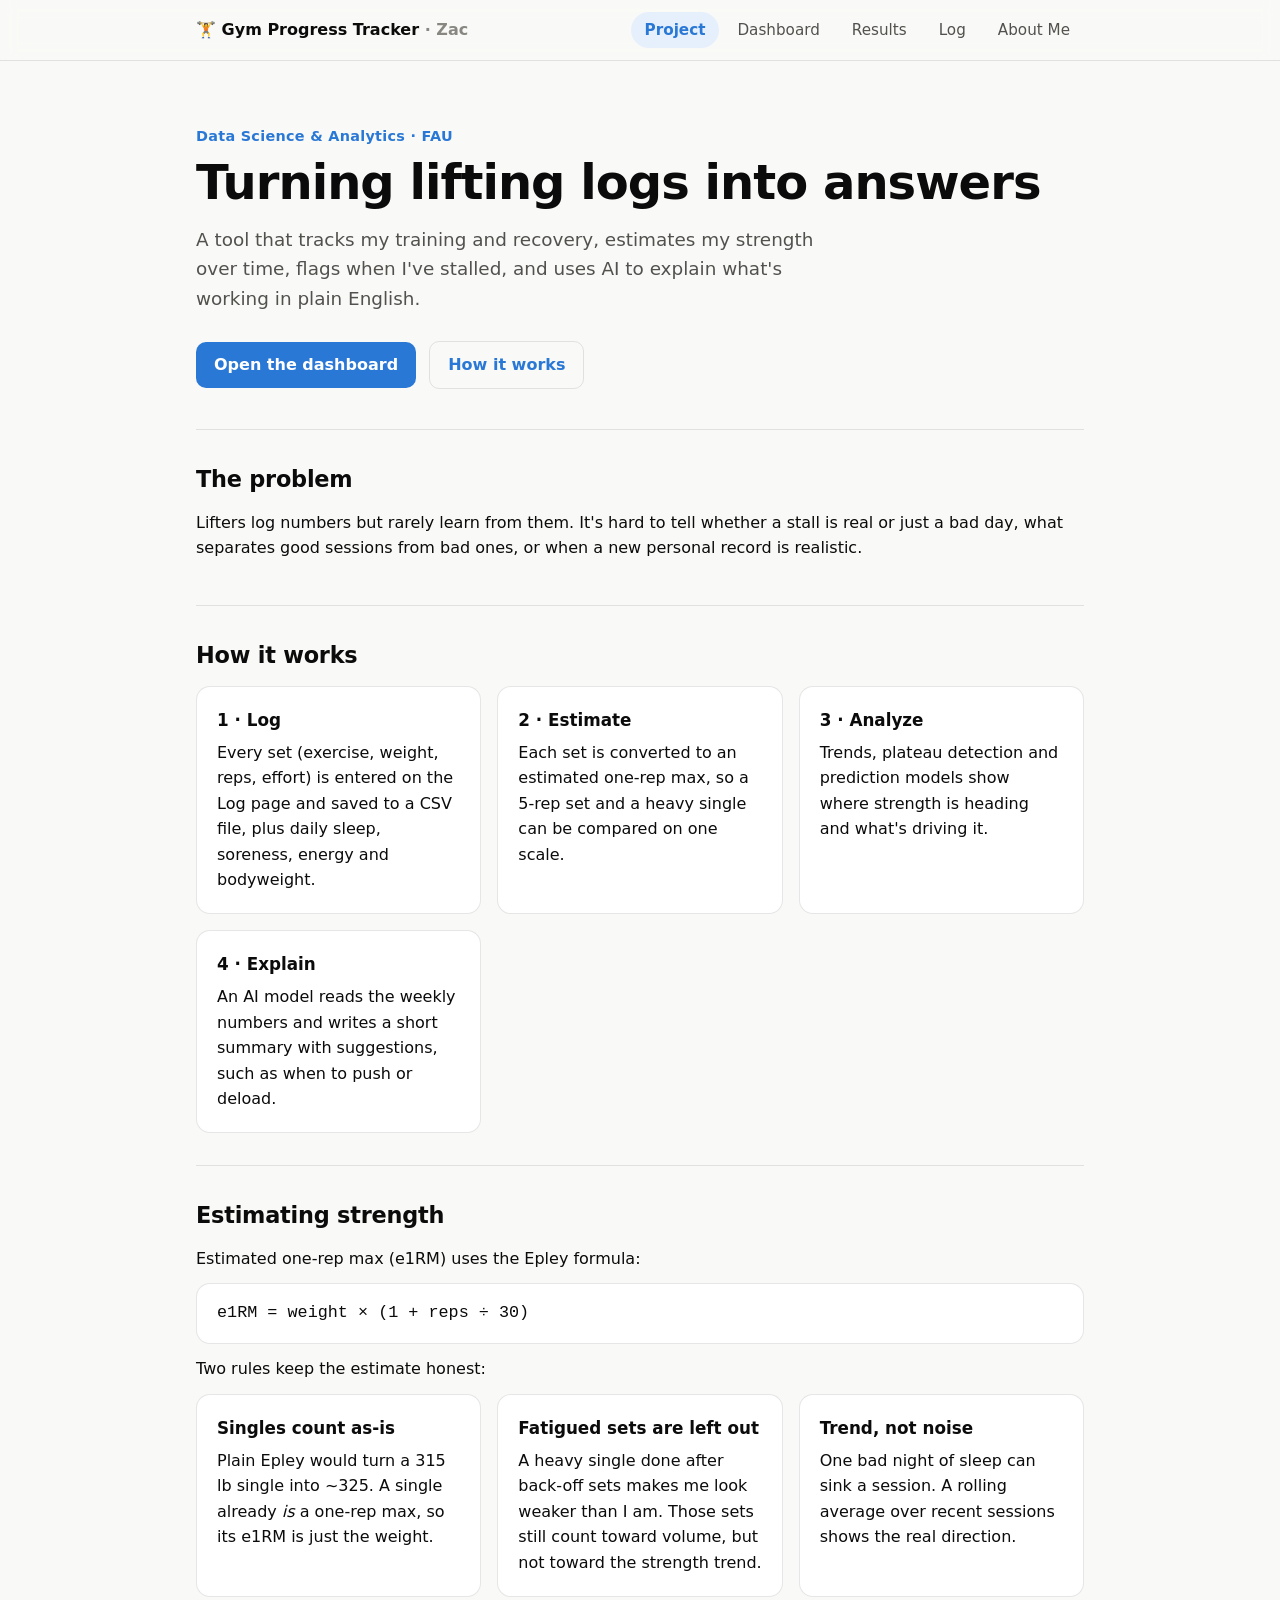
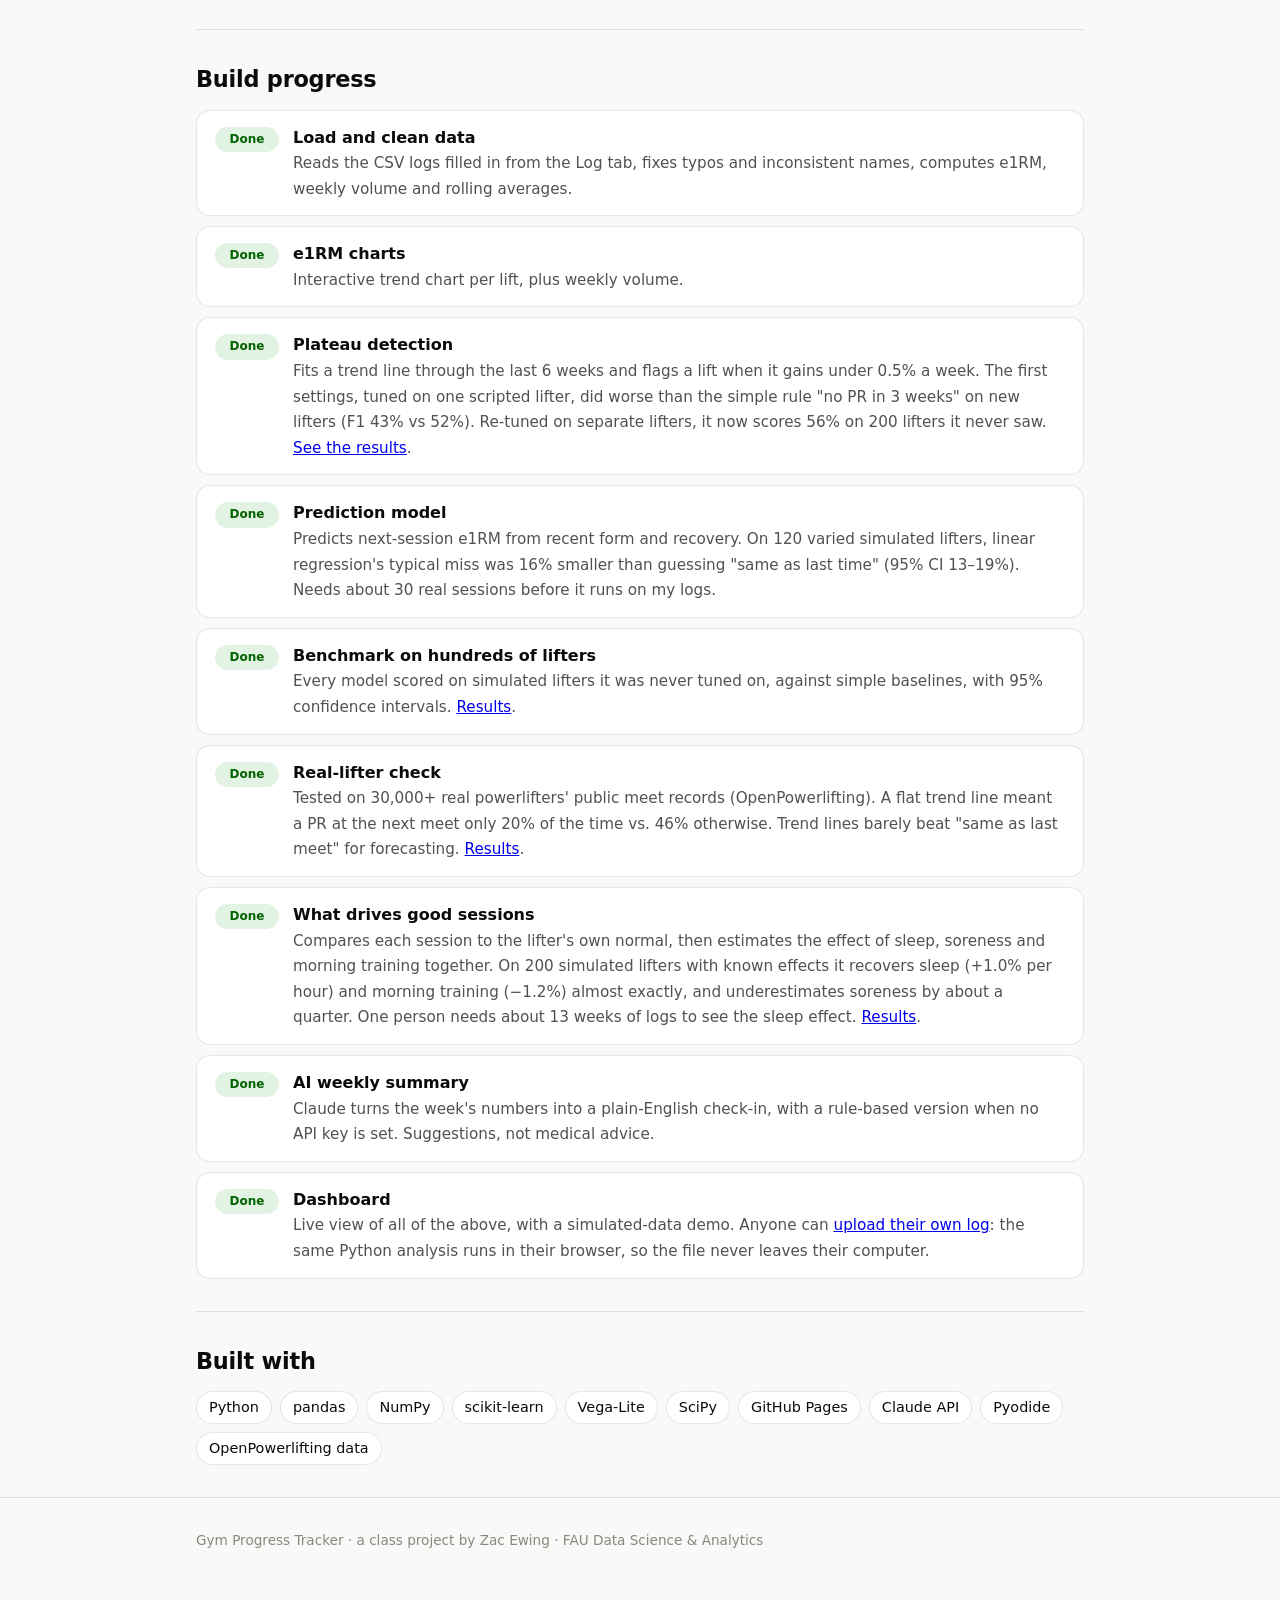
<file: website/index.html>
<!doctype html>
<html lang="en">
<head>
  <meta charset="utf-8">
  <meta name="viewport" content="width=device-width, initial-scale=1">
  <title>Gym Progress Tracker</title>
  <meta name="description" content="An AI-powered gym progress tracker: a Data Science & Analytics project at FAU.">
  <link rel="icon" href="data:image/svg+xml,<svg xmlns=%22http://www.w3.org/2000/svg%22 viewBox=%220 0 100 100%22><text y=%22.9em%22 font-size=%2290%22>🏋️</text></svg>">
  <link rel="stylesheet" href="style.css">
</head>
<body>
  <header>
    <div class="wrap">
      <a class="brand" href="index.html">🏋️ Gym Progress Tracker <span class="muted">· Zac</span></a>
      <nav>
        <a href="index.html" aria-current="page">Project</a>
        <a href="dashboard.html">Dashboard</a>
        <a href="results.html">Results</a>
        <a href="log.html">Log</a>
        <a href="about.html">About Me</a>
      </nav>
    </div>
  </header>

  <main class="wrap">
    <div class="hero">
      <p class="eyebrow">Data Science &amp; Analytics · FAU</p>
      <h1>Turning lifting logs into answers</h1>
      <p class="lede">
        A tool that tracks my training and recovery, estimates my strength over time,
        flags when I've stalled, and uses AI to explain what's working in plain English.
      </p>
      <a class="button" href="dashboard.html">Open the dashboard</a>
      <a class="button secondary" href="#how">How it works</a>
    </div>

    <section>
      <h2>The problem</h2>
      <p>
        Lifters log numbers but rarely learn from them. It's hard to tell whether a stall
        is real or just a bad day, what separates good sessions from bad ones, or when a
        new personal record is realistic.
      </p>
    </section>

    <section id="how">
      <h2>How it works</h2>
      <div class="grid">
        <div class="card">
          <h3>1 · Log</h3>
          <p>Every set (exercise, weight, reps, effort) is entered on the Log page and saved to a CSV file, plus daily sleep, soreness, energy and bodyweight.</p>
        </div>
        <div class="card">
          <h3>2 · Estimate</h3>
          <p>Each set is converted to an estimated one-rep max, so a 5-rep set and a heavy single can be compared on one scale.</p>
        </div>
        <div class="card">
          <h3>3 · Analyze</h3>
          <p>Trends, plateau detection and prediction models show where strength is heading and what's driving it.</p>
        </div>
        <div class="card">
          <h3>4 · Explain</h3>
          <p>An AI model reads the weekly numbers and writes a short summary with suggestions, such as when to push or deload.</p>
        </div>
      </div>
    </section>

    <section>
      <h2>Estimating strength</h2>
      <p>Estimated one-rep max (e1RM) uses the Epley formula:</p>
      <p class="formula">e1RM = weight × (1 + reps ÷ 30)</p>
      <p>Two rules keep the estimate honest:</p>
      <div class="grid">
        <div class="card">
          <h3>Singles count as-is</h3>
          <p>Plain Epley would turn a 315 lb single into ~325. A single already <em>is</em> a one-rep max, so its e1RM is just the weight.</p>
        </div>
        <div class="card">
          <h3>Fatigued sets are left out</h3>
          <p>A heavy single done after back-off sets makes me look weaker than I am. Those sets still count toward volume, but not toward the strength trend.</p>
        </div>
        <div class="card">
          <h3>Trend, not noise</h3>
          <p>One bad night of sleep can sink a session. A rolling average over recent sessions shows the real direction.</p>
        </div>
      </div>
    </section>

    <section>
      <h2>Build progress</h2>
      <ol class="steps">
        <li><span class="badge done">Done</span><div><strong>Load and clean data</strong><span class="desc">Reads the CSV logs filled in from the Log tab, fixes typos and inconsistent names, computes e1RM, weekly volume and rolling averages.</span></div></li>
        <li><span class="badge done">Done</span><div><strong>e1RM charts</strong><span class="desc">Interactive trend chart per lift, plus weekly volume.</span></div></li>
        <li><span class="badge done">Done</span><div><strong>Plateau detection</strong><span class="desc">Fits a trend line through the last 6 weeks and flags a lift when it gains under 0.5% a week. The first settings, tuned on one scripted lifter, did worse than the simple rule "no PR in 3 weeks" on new lifters (F1 43% vs 52%). Re-tuned on separate lifters, it now scores 56% on 200 lifters it never saw. <a href="results.html">See the results</a>.</span></div></li>
        <li><span class="badge done">Done</span><div><strong>Prediction model</strong><span class="desc">Predicts next-session e1RM from recent form and recovery. On 120 varied simulated lifters, linear regression's typical miss was 16% smaller than guessing "same as last time" (95% CI 13–19%). Needs about 30 real sessions before it runs on my logs.</span></div></li>
        <li><span class="badge done">Done</span><div><strong>Benchmark on hundreds of lifters</strong><span class="desc">Every model scored on simulated lifters it was never tuned on, against simple baselines, with 95% confidence intervals. <a href="results.html">Results</a>.</span></div></li>
        <li><span class="badge done">Done</span><div><strong>Real-lifter check</strong><span class="desc">Tested on 30,000+ real powerlifters' public meet records (OpenPowerlifting). A flat trend line meant a PR at the next meet only 20% of the time vs. 46% otherwise. Trend lines barely beat "same as last meet" for forecasting. <a href="results.html">Results</a>.</span></div></li>
        <li><span class="badge done">Done</span><div><strong>What drives good sessions</strong><span class="desc">Compares each session to the lifter's own normal, then estimates the effect of sleep, soreness and morning training together. On 200 simulated lifters with known effects it recovers sleep (+1.0% per hour) and morning training (−1.2%) almost exactly, and underestimates soreness by about a quarter. One person needs about 13 weeks of logs to see the sleep effect. <a href="results.html">Results</a>.</span></div></li>
        <li><span class="badge done">Done</span><div><strong>AI weekly summary</strong><span class="desc">Claude turns the week's numbers into a plain-English check-in, with a rule-based version when no API key is set. Suggestions, not medical advice.</span></div></li>
        <li><span class="badge done">Done</span><div><strong>Dashboard</strong><span class="desc">Live view of all of the above, with a simulated-data demo. Anyone can <a href="dashboard.html">upload their own log</a>: the same Python analysis runs in their browser, so the file never leaves their computer.</span></div></li>
      </ol>
    </section>

    <section>
      <h2>Built with</h2>
      <ul class="chips">
        <li>Python</li><li>pandas</li><li>NumPy</li><li>scikit-learn</li>
        <li>Vega-Lite</li><li>SciPy</li><li>GitHub Pages</li><li>Claude API</li><li>Pyodide</li><li>OpenPowerlifting data</li>
      </ul>
    </section>
  </main>

  <footer>
    <div class="wrap">Gym Progress Tracker · a class project by Zac Ewing · FAU Data Science &amp; Analytics</div>
  </footer>
</body>
</html>
</file>
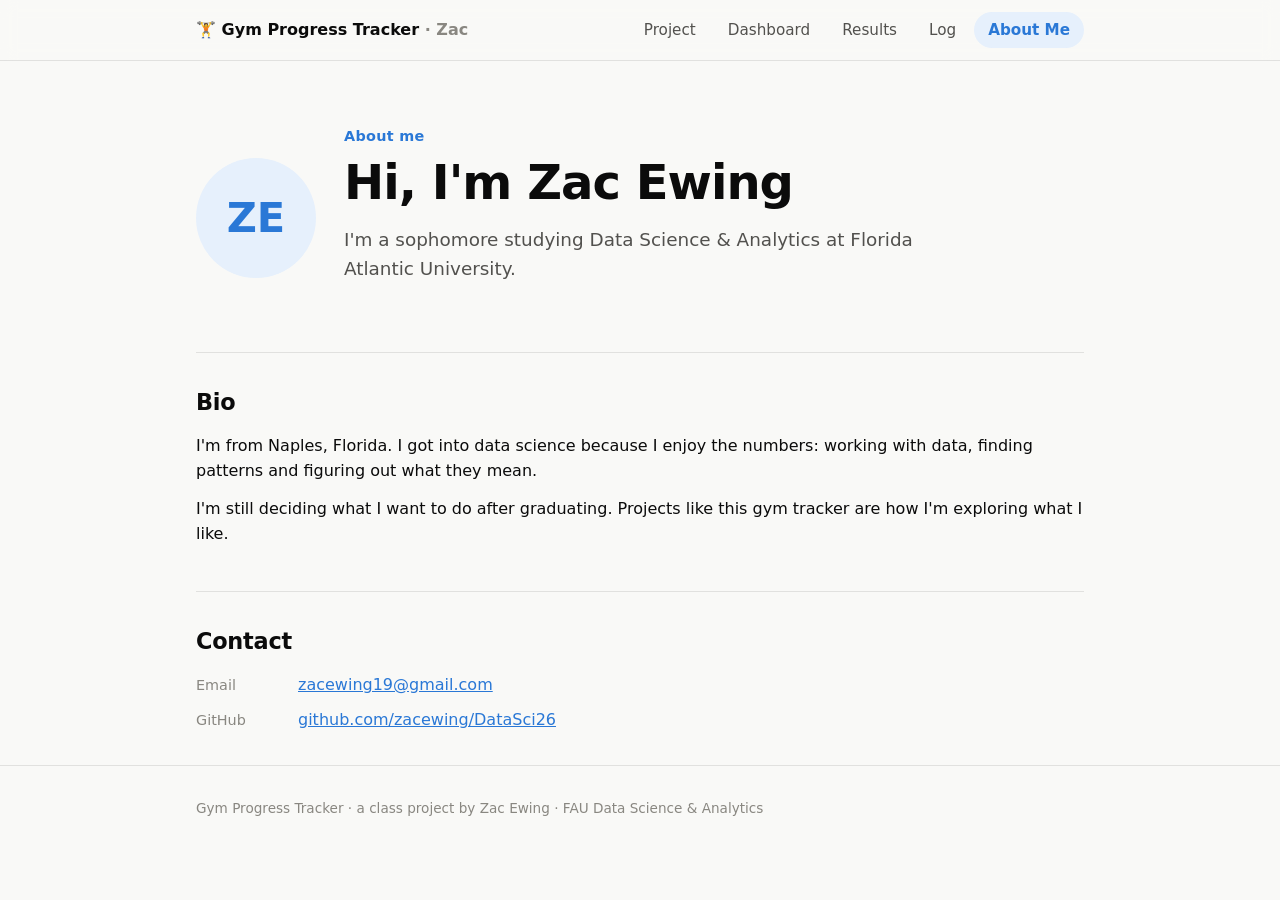
<file: website/about.html>
<!doctype html>
<html lang="en">
<head>
  <meta charset="utf-8">
  <meta name="viewport" content="width=device-width, initial-scale=1">
  <title>About Zac</title>
  <meta name="description" content="About Zac, the student behind the Gym Progress Tracker.">
  <link rel="icon" href="data:image/svg+xml,<svg xmlns=%22http://www.w3.org/2000/svg%22 viewBox=%220 0 100 100%22><text y=%22.9em%22 font-size=%2290%22>🏋️</text></svg>">
  <link rel="stylesheet" href="style.css">
</head>
<body>
  <header>
    <div class="wrap">
      <a class="brand" href="index.html">🏋️ Gym Progress Tracker <span class="muted">· Zac</span></a>
      <nav>
        <a href="index.html">Project</a>
        <a href="dashboard.html">Dashboard</a>
        <a href="results.html">Results</a>
        <a href="log.html">Log</a>
        <a href="about.html" aria-current="page">About Me</a>
      </nav>
    </div>
  </header>

  <main class="wrap">
    <div class="hero profile">
      <div class="avatar" aria-hidden="true">ZE</div>
      <div>
        <p class="eyebrow">About me</p>
        <h1>Hi, I'm Zac Ewing</h1>
        <p class="lede">
          I'm a sophomore studying Data Science &amp; Analytics
          at Florida Atlantic University.
        </p>
      </div>
    </div>

    <section>
      <h2>Bio</h2>
      <p>
        I'm from Naples, Florida. I got into data science because I enjoy the numbers:
        working with data, finding patterns and figuring out what they mean.
      </p>
      <p>
        I'm still deciding what I want to do after graduating. Projects like this
        gym tracker are how I'm exploring what I like.
      </p>
    </section>

    <section>
      <h2>Contact</h2>
      <ul class="links">
        <li><span class="label">Email</span><a href="mailto:zacewing19@gmail.com">zacewing19@gmail.com</a></li>
        <li><span class="label">GitHub</span><a href="https://github.com/zacewing/DataSci26">github.com/zacewing/DataSci26</a></li>
      </ul>
    </section>
  </main>

  <footer>
    <div class="wrap">Gym Progress Tracker · a class project by Zac Ewing · FAU Data Science &amp; Analytics</div>
  </footer>
</body>
</html>
</file>
<file: website/style.css>
/* Shared styles for every page of the project site.
   Colors are defined once as variables, with a dark-mode set below. */
:root {
  --bg: #f9f9f7;
  --surface: #ffffff;
  --text: #0b0b0b;
  --text-2: #52514e;
  --muted: #898781;
  --border: rgba(11, 11, 11, 0.10);
  --accent: #2a78d6;
  --accent-soft: #e6f0fc;
  --done: #006300;
  --done-soft: #e3f3e3;
  --todo-soft: #f0efec;
  --placeholder: #fff3c4;
  --warn: #9a5b00;
  --warn-soft: #fdf1dc;
  --radius: 14px;
  /* Chart colors (validated categorical palette, light-mode steps) */
  --series-1: #2a78d6;
  --series-2: #eb6834;
  --series-3: #1baf7a;
  --grid: #e1e0d9;
  --axis: #c3c2b7;
  color-scheme: light;
}
@media (prefers-color-scheme: dark) {
  :root:not([data-theme="light"]) {
    --bg: #0d0d0d;
    --surface: #1a1a19;
    --text: #f0efec;
    --text-2: #c3c2b7;
    --muted: #898781;
    --border: rgba(255, 255, 255, 0.10);
    --accent: #5598e7;
    --accent-soft: #16263a;
    --done: #0ca30c;
    --done-soft: #142614;
    --todo-soft: #262624;
    --placeholder: #4a3d10;
    --warn: #f0b44c;
    --warn-soft: #3a2a10;
    --series-1: #3987e5;
    --series-2: #d95926;
    --series-3: #199e70;
    --grid: #2c2c2a;
    --axis: #383835;
    color-scheme: dark;
  }
}

* { box-sizing: border-box; }
/* Elements marked hidden stay hidden, even if a class gives them a display style. */
[hidden] { display: none !important; }

body {
  margin: 0;
  background: var(--bg);
  color: var(--text);
  font-family: system-ui, -apple-system, "Segoe UI", sans-serif;
  line-height: 1.6;
}

.wrap { max-width: 920px; margin: 0 auto; padding: 0 16px; }

/* ---------- Top bar with tabs ---------- */
header {
  position: sticky; top: 0; z-index: 10;
  background: color-mix(in srgb, var(--bg) 85%, transparent);
  backdrop-filter: blur(8px);
  border-bottom: 1px solid var(--border);
}
header .wrap { display: flex; align-items: center; justify-content: space-between; gap: 16px; height: 60px; }
.brand { font-weight: 700; color: var(--text); text-decoration: none; white-space: nowrap; }
nav { display: flex; gap: 4px; }
nav a {
  padding: 6px 14px; border-radius: 999px;
  color: var(--text-2); text-decoration: none; font-size: 0.95rem;
}
nav a:hover { background: var(--todo-soft); color: var(--text); }
nav a[aria-current="page"] { background: var(--accent-soft); color: var(--accent); font-weight: 600; }

/* ---------- Page sections ---------- */
.hero { padding: 64px 0 40px; }
.eyebrow { color: var(--accent); font-weight: 600; font-size: 0.9rem; letter-spacing: 0.02em; margin: 0 0 8px; }
h1 { font-size: clamp(2rem, 6vw, 3rem); line-height: 1.1; margin: 0 0 16px; letter-spacing: -0.02em; }
.lede { font-size: 1.15rem; color: var(--text-2); max-width: 640px; margin: 0 0 28px; }
h2 { font-size: 1.4rem; margin: 0 0 12px; letter-spacing: -0.01em; }
h3 { font-size: 1.05rem; margin: 0 0 6px; }
section { padding: 32px 0; border-top: 1px solid var(--border); }
p { margin: 0 0 12px; }
.muted { color: var(--muted); }
code {
  font-family: ui-monospace, "SF Mono", Menlo, monospace; font-size: 0.9em;
  background: var(--todo-soft); padding: 1px 6px; border-radius: 6px;
}

.button {
  display: inline-block; padding: 10px 18px; border-radius: 10px;
  background: var(--accent); color: #fff; text-decoration: none; font-weight: 600;
}
.button.secondary { background: transparent; color: var(--accent); border: 1px solid var(--border); }
.button + .button { margin-left: 8px; }
.note { font-size: 0.85rem; color: var(--muted); margin-top: 10px; }

/* ---------- Cards ---------- */
.grid { display: grid; grid-template-columns: repeat(auto-fit, minmax(240px, 1fr)); gap: 16px; }
.card {
  background: var(--surface); border: 1px solid var(--border);
  border-radius: var(--radius); padding: 20px;
}
.card p:last-child { margin-bottom: 0; }

/* ---------- Build progress list ---------- */
.steps { list-style: none; padding: 0; margin: 0; display: grid; gap: 10px; }
.steps li {
  display: flex; gap: 14px; align-items: flex-start;
  background: var(--surface); border: 1px solid var(--border);
  border-radius: var(--radius); padding: 14px 18px;
}
.badge {
  flex: none; font-size: 0.75rem; font-weight: 700; padding: 3px 10px;
  border-radius: 999px; margin-top: 2px; min-width: 64px; text-align: center;
}
.badge.done { background: var(--done-soft); color: var(--done); }
.badge.todo { background: var(--todo-soft); color: var(--muted); }
.badge.wip { background: var(--accent-soft); color: var(--accent); }
.steps strong { display: block; }
.steps span.desc { color: var(--text-2); font-size: 0.95rem; }

.formula {
  background: var(--surface); border: 1px solid var(--border); border-radius: var(--radius);
  padding: 16px 20px; font-family: ui-monospace, "SF Mono", Menlo, monospace; font-size: 1.05rem;
}

.chips { display: flex; flex-wrap: wrap; gap: 8px; padding: 0; margin: 0; list-style: none; }
.chips li { background: var(--surface); border: 1px solid var(--border); padding: 4px 12px; border-radius: 999px; font-size: 0.9rem; }

/* ---------- About page ---------- */
.profile { display: flex; gap: 28px; align-items: center; flex-wrap: wrap; }
.avatar {
  width: 120px; height: 120px; border-radius: 50%; flex: none;
  background: var(--accent-soft); color: var(--accent);
  display: grid; place-items: center; font-size: 2.6rem; font-weight: 700;
}
.links { list-style: none; padding: 0; margin: 0; display: grid; gap: 10px; }
.links li { display: flex; gap: 12px; align-items: baseline; }
.links .label { min-width: 90px; color: var(--muted); font-size: 0.9rem; }
.links a { color: var(--accent); }

/* Highlighted text = something you still need to fill in. Delete the
   class="todo" once you've replaced it with your own words. */
.todo { background: var(--placeholder); border-radius: 4px; padding: 0 4px; }

footer { padding: 32px 0 48px; border-top: 1px solid var(--border); color: var(--muted); font-size: 0.85rem; }

@media (max-width: 520px) {
  .brand span { display: none; }
  .button + .button { margin: 8px 0 0; }
}

/* ---------- Log page ---------- */
.hero.compact { padding: 48px 0 24px; }
.hero.compact .lede { margin-bottom: 12px; }

.tabs { display: flex; gap: 4px; border-bottom: 1px solid var(--border); margin-bottom: 8px; }
.tabs button {
  font: inherit; background: none; border: none; cursor: pointer;
  padding: 10px 16px; color: var(--text-2); border-bottom: 2px solid transparent; margin-bottom: -1px;
}
.tabs button[aria-selected="true"] { color: var(--accent); border-bottom-color: var(--accent); font-weight: 600; }
.panel { border-top: none; padding-top: 16px; }

.form { display: grid; gap: 18px; }
.fields { display: grid; grid-template-columns: repeat(auto-fit, minmax(160px, 1fr)); gap: 14px; align-items: end; }
.form label { display: grid; gap: 6px; font-size: 0.9rem; font-weight: 600; color: var(--text-2); }
.form input, .form select {
  font: inherit; font-weight: 400; color: var(--text);
  background: var(--bg); border: 1px solid var(--border); border-radius: 10px;
  padding: 10px 12px; min-height: 44px; width: 100%;
}
.form input:focus, .form select:focus { outline: 2px solid var(--accent); outline-offset: 1px; }
.form label.check { display: flex; gap: 10px; align-items: flex-start; font-weight: 400; }
.form label.check input { width: 20px; height: 20px; min-height: 0; margin-top: 3px; flex: none; }
.actions { display: flex; align-items: center; gap: 14px; flex-wrap: wrap; }
button.button { font: inherit; font-weight: 600; border: none; cursor: pointer; }
button.button.secondary { border: 1px solid var(--border); }
.button.small { padding: 6px 12px; font-size: 0.9rem; }

.status { font-size: 0.95rem; }
.status.ok { color: var(--done); }
.status.error { color: #d03b3b; }
.status.warn { color: var(--warn); }
.recommended {
  font-size: 0.75rem; font-weight: 600; color: var(--warn); background: var(--warn-soft);
  border-radius: 999px; padding: 1px 8px; margin-left: 4px;
}
p.status.error { background: var(--surface); border: 1px solid var(--border); border-radius: 10px; padding: 12px 14px; }

.reminder { display: flex; align-items: center; justify-content: space-between; gap: 12px; flex-wrap: wrap; margin: 0 0 16px; }

.timer { margin-top: 16px; display: grid; gap: 12px; }
.timer-head { display: flex; align-items: baseline; justify-content: space-between; gap: 12px; flex-wrap: wrap; }
.timer-head h3 { margin: 0; }
.timer-head .muted { font-size: 0.85rem; }
.timer-display {
  font-size: 3rem; font-weight: 700; line-height: 1.1; text-align: center;
  font-variant-numeric: tabular-nums; color: var(--muted);
}
.timer-display.running { color: var(--text); }
.timer-display.over { color: var(--done); }
.timer-bar { height: 6px; border-radius: 999px; background: var(--todo-soft); overflow: hidden; }
#timer-fill { height: 100%; width: 0%; background: var(--accent); transition: width 0.25s linear; }
.timer-controls { display: flex; align-items: center; justify-content: space-between; gap: 12px; flex-wrap: wrap; }

.recent { margin-top: 28px; }
.recent-head { display: flex; align-items: center; justify-content: space-between; gap: 12px; margin-bottom: 12px; }
.recent-head h2 { margin: 0; }
.table-wrap { overflow-x: auto; background: var(--surface); border: 1px solid var(--border); border-radius: var(--radius); }
table { width: 100%; border-collapse: collapse; font-size: 0.95rem; }
th, td { padding: 10px 14px; text-align: left; white-space: nowrap; border-bottom: 1px solid var(--border); }
th { color: var(--muted); font-weight: 600; font-size: 0.85rem; }
tbody tr:last-child td { border-bottom: none; }
.num { text-align: right; font-variant-numeric: tabular-nums; }

/* ---------- Dashboard page ---------- */
.toolbar { display: flex; gap: 12px; flex-wrap: wrap; align-items: center; }
.status-note {
  background: var(--surface); border: 1px solid var(--border); border-radius: 10px;
  padding: 10px 14px; margin: 12px 0 0; color: var(--text-2); font-size: 0.95rem;
}
.segmented {
  display: inline-flex; flex-wrap: wrap; gap: 2px; padding: 3px;
  background: var(--todo-soft); border-radius: 999px;
}
.segmented button {
  font: inherit; font-size: 0.9rem; border: none; background: none; cursor: pointer;
  padding: 6px 14px; border-radius: 999px; color: var(--text-2); min-height: 36px;
}
.segmented button[aria-checked="true"] { background: var(--surface); color: var(--text); font-weight: 600; box-shadow: 0 1px 2px rgba(0,0,0,0.12); }
.section-head { display: flex; justify-content: space-between; align-items: center; gap: 12px; flex-wrap: wrap; margin-bottom: 12px; }
.section-head h2 { margin: 0; }

.lift-cards { display: grid; grid-template-columns: repeat(auto-fit, minmax(200px, 1fr)); gap: 14px; }
.lift-card { display: grid; gap: 4px; }
.lift-card .big { font-size: 2rem; font-weight: 700; letter-spacing: -0.02em; line-height: 1.15; }
.lift-card .unit { font-size: 1rem; font-weight: 500; color: var(--muted); }
.delta { font-size: 0.9rem; }
.delta.up { color: var(--done); }
.delta.down { color: var(--text-2); }
.lift-status { margin-top: 8px; padding-top: 10px; border-top: 1px solid var(--border); font-size: 0.92rem; }

.chart-card { background: var(--surface); border: 1px solid var(--border); border-radius: var(--radius); padding: 14px 14px 6px; margin-bottom: 8px; }
.chart { width: 100%; min-height: 40px; }
.details { margin-top: 12px; }
.details summary { cursor: pointer; font-weight: 600; }
.details[open] summary { margin-bottom: 10px; }

.model-grid { display: grid; grid-template-columns: minmax(0, 3fr) minmax(0, 2fr); gap: 16px; align-items: start; }
.model-grid .table-wrap { margin-top: 8px; }
@media (max-width: 760px) { .model-grid { grid-template-columns: minmax(0, 1fr); } }
.forecast { gap: 14px; }
.forecast h3 { margin: 0; }
.forecast label output { float: right; font-weight: 600; color: var(--text); }
.forecast input[type="range"] { padding: 0; min-height: 28px; accent-color: var(--accent); border: none; background: none; }
.forecast-result { display: grid; gap: 2px; padding: 12px 14px; background: var(--bg); border-radius: 10px; }
.forecast-result strong { font-size: 1.8rem; letter-spacing: -0.02em; }

.inline-select { display: flex; gap: 8px; align-items: center; color: var(--text-2); font-size: 0.9rem; }
.inline-select select {
  font: inherit; color: var(--text); background: var(--surface);
  border: 1px solid var(--border); border-radius: 10px; padding: 8px 10px; min-height: 40px;
}
.summary p { margin: 0 0 10px; }
.summary ul { margin: 0 0 10px; padding-left: 20px; }
.summary em { color: var(--muted); }
.vg-tooltip { font-family: system-ui, -apple-system, "Segoe UI", sans-serif !important; }
.importance { margin-top: 16px; }
.importance h3 { margin: 0 0 8px; }
.lift-status span[aria-hidden] { margin-right: 4px; }

/* Phones: the site name and four tabs don't fit on one line, so stack them. */
@media (max-width: 600px) {
  header .wrap { height: auto; flex-wrap: wrap; gap: 4px; padding-top: 10px; padding-bottom: 8px; }
  nav { width: 100%; overflow-x: auto; }
  nav a { padding: 6px 10px; white-space: nowrap; }
}

@media (max-width: 480px) {
  th, td { padding: 9px 10px; }
  .chart-card { padding: 10px 8px 4px; }
}

/* ---------- Results page ---------- */
.stat-row { display: grid; grid-template-columns: repeat(auto-fit, minmax(220px, 1fr)); gap: 14px; margin-bottom: 8px; }
.stat { display: grid; gap: 4px; align-content: start; }
.stat-big { font-size: 2rem; font-weight: 700; letter-spacing: -0.02em; line-height: 1.15; font-variant-numeric: tabular-nums; }
.stat-label { color: var(--text-2); font-size: 0.95rem; }
.stat .note { margin-top: 2px; }
.results-pair { display: grid; grid-template-columns: repeat(auto-fit, minmax(280px, 1fr)); gap: 14px; }
.plain-list { margin: 0; padding-left: 20px; display: grid; gap: 10px; }
#table-detector, #table-model { white-space: normal; }

/* ---------- Upload your own log (Dashboard) ---------- */
.upload { margin: 0 0 20px; }
.upload .form { margin-top: 12px; }
.upload input[type="file"] { padding: 8px; }
button.linklike {
  font: inherit; color: var(--accent); background: none; border: none; padding: 0;
  text-decoration: underline; cursor: pointer;
}
button.button:disabled { opacity: 0.6; cursor: progress; }
</file>
